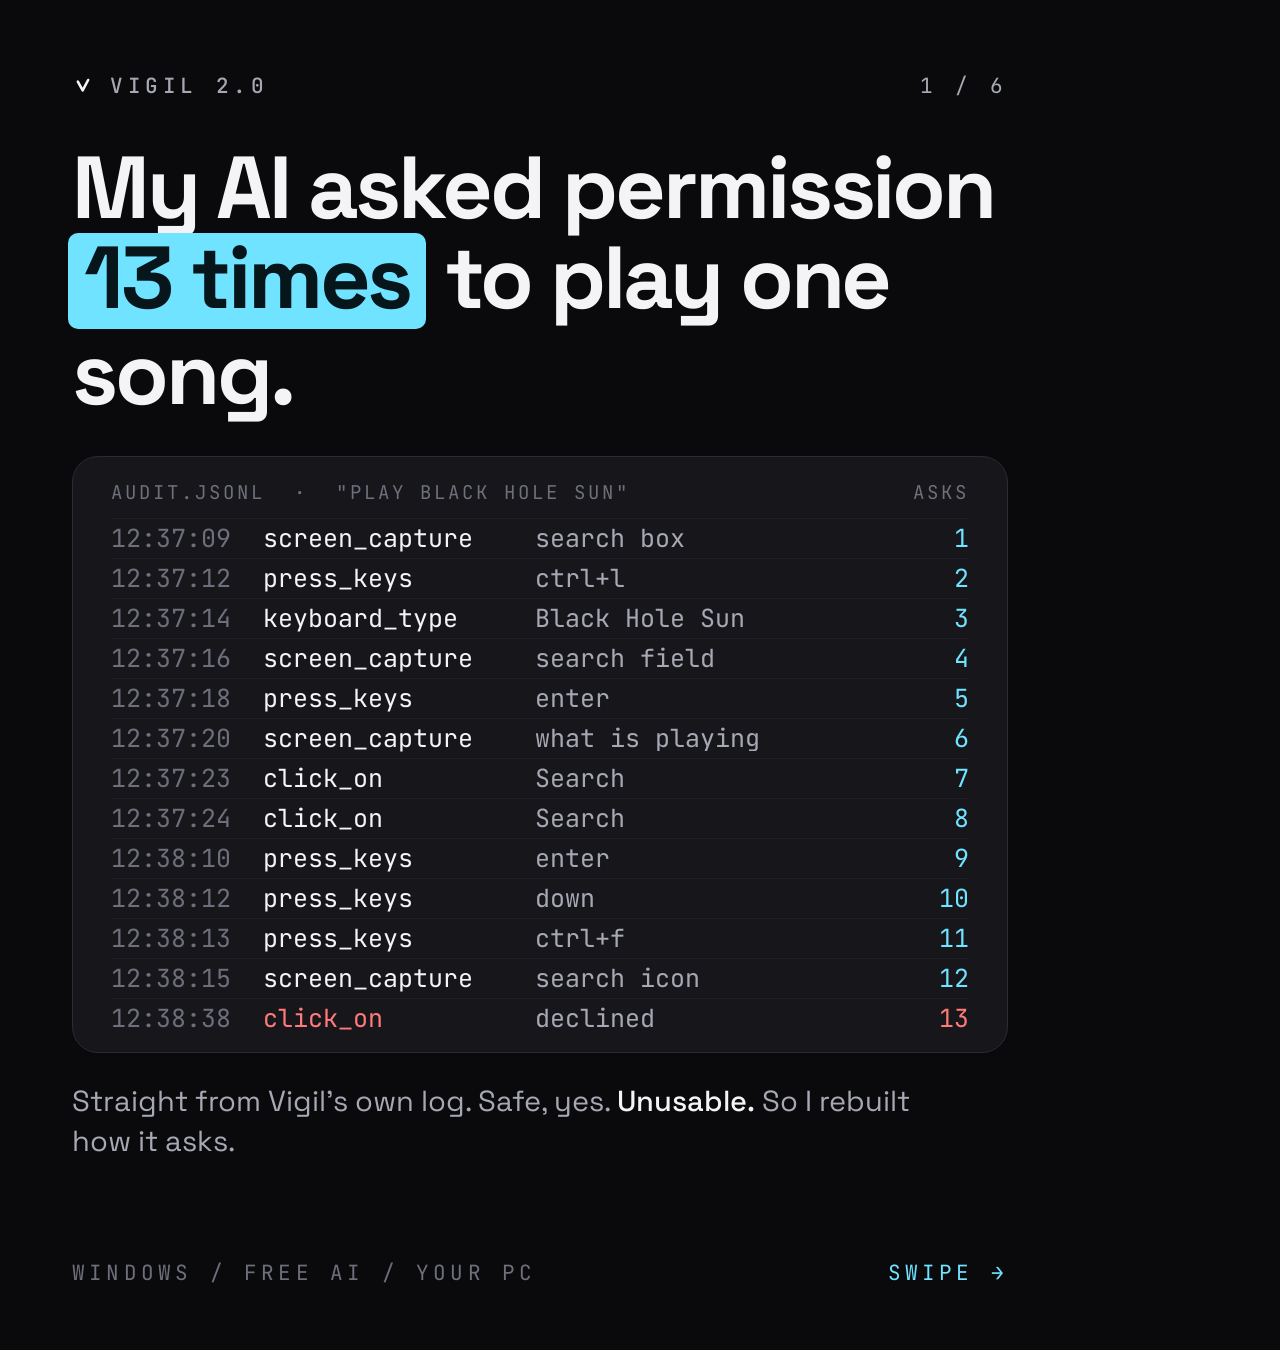
<file: marketing/instagram/v2/slides.html>
<!doctype html>
<html lang="en">
<head>
<meta charset="utf-8">
<title>Vigil 2.0 carousel</title>
<link rel="preconnect" href="https://fonts.googleapis.com">
<link href="https://fonts.googleapis.com/css2?family=Space+Grotesk:wght@400;500;700&family=JetBrains+Mono:wght@400;500;700&display=swap" rel="stylesheet">
<style>
  :root { --bg:#0A0A0C; --ink:#F4F4F6; --dim:#A6A8B3; --faint:#6D6F7B; --cy:#6FE3FF; --card:#16161B; --rim:#2A2B33; --warn:#F2C14E; --bad:#FF7A7A; }
  * { box-sizing:border-box; margin:0; padding:0; }
  html, body { background:var(--bg); }
  .slide { display:none; width:1080px; height:1350px; position:relative; overflow:hidden; background:var(--bg); color:var(--ink);
           font-family:'Space Grotesk',sans-serif; padding:72px; }
  .slide.on { display:block; }
  .mono { font-family:'JetBrains Mono',monospace; }
  .top { display:flex; justify-content:space-between; align-items:center; font-family:'JetBrains Mono',monospace; font-size:21px; letter-spacing:.22em; color:var(--dim); }
  .top b { display:flex; gap:16px; align-items:center; font-weight:500; }
  .top svg { width:22px; height:22px; }
  h1 { font-weight:700; font-size:104px; line-height:1.02; letter-spacing:-.035em; margin-top:58px; }
  #s3 h1 { margin-top:46px; }
  #s3 .sub { margin-top:26px; font-size:31px; }
  #s1 h1 { font-size:88px; margin-top:44px; }
  h1 em { font-style:normal; background:var(--cy); color:#06161B; padding:0 16px 6px; border-radius:10px; display:inline-block; margin-left:-4px; }
  .sub { font-size:34px; line-height:1.36; color:var(--dim); margin-top:34px; max-width:900px; }
  .sub b { color:var(--ink); font-weight:500; }
  .foot { position:absolute; left:72px; right:72px; bottom:64px; display:flex; justify-content:space-between; align-items:center;
          font-family:'JetBrains Mono',monospace; font-size:21px; letter-spacing:.2em; color:var(--faint); text-transform:uppercase; }
  .foot .go { color:var(--cy); }
  .tag { border:1px solid var(--rim); border-radius:999px; padding:12px 26px; color:var(--dim); font-size:20px; letter-spacing:.16em; }
  .tag.c { color:var(--cy); }
  .tags { display:flex; gap:14px; }
  .panel { background:var(--card); border:1px solid var(--rim); border-radius:26px; }

  /* 1: the log */
  .log { margin-top:38px; padding:26px 38px 14px; font-family:'JetBrains Mono',monospace; font-size:25px; line-height:1; }
  .log .head { display:flex; justify-content:space-between; color:var(--faint); font-size:19px; letter-spacing:.16em; margin-bottom:16px; text-transform:uppercase; }
  .row { display:flex; gap:22px; height:40px; align-items:center; border-top:1px solid #1F2027; }
  .row:first-of-type { border-top:0; }
  .row .t { color:var(--faint); width:130px; }
  .row .k { color:var(--ink); width:250px; }
  .row .d { color:var(--dim); flex:1; white-space:nowrap; overflow:hidden; }
  .row .n { color:var(--cy); width:46px; text-align:right; }
  .row.no .k, .row.no .n { color:var(--bad); }

  /* 2: approval */
  .shot { margin-top:56px; border-radius:26px; overflow:hidden; border:1px solid var(--rim); box-shadow:0 40px 90px rgba(0,0,0,.55); }
  .shot img { display:block; width:100%; }
  .ticks { margin-top:46px; display:grid; grid-template-columns:1fr 1fr 1fr; gap:18px; }
  .tick { padding:24px 26px; }
  .tick .k { font-family:'JetBrains Mono',monospace; font-size:19px; letter-spacing:.14em; color:var(--cy); text-transform:uppercase; margin-bottom:10px; }
  .tick .v { font-size:26px; line-height:1.28; color:var(--ink); }

  /* 3: before / after */
  .ba { display:grid; grid-template-columns:1fr 1fr; gap:22px; margin-top:30px; }
  .ba .panel { padding:28px 34px 30px; }
  .ba .lab { font-family:'JetBrains Mono',monospace; font-size:20px; letter-spacing:.16em; text-transform:uppercase; color:var(--faint); }
  .ba .big { font-size:116px; font-weight:700; letter-spacing:-.05em; line-height:1; margin:14px 0 6px; }
  .ba .big small { font-size:48px; color:var(--faint); letter-spacing:-.02em; font-weight:500; }
  .ba .before .big { color:var(--bad); }
  .ba .after .big { color:var(--cy); }
  .ba .what { font-size:26px; line-height:1.3; color:var(--dim); }
  .dots { display:flex; gap:10px; margin-top:26px; }
  .dots i { width:34px; height:34px; border-radius:50%; display:block; }
  .before .dots i { background:#3A1D1F; border:2px solid #6B2C2F; }
  .before .dots i.ok { background:var(--bad); border-color:var(--bad); }
  .after .dots i { background:var(--cy); border:2px solid var(--cy); }
  .err { margin-top:26px; padding:22px 32px; font-family:'JetBrains Mono',monospace; font-size:25px; line-height:1.4; color:var(--bad); border-color:#4A2528; background:#1A1214; }
  .err span { color:var(--faint); display:block; font-size:19px; letter-spacing:.14em; text-transform:uppercase; margin-bottom:10px; }

  /* 4: talk */
  .keys { display:flex; align-items:center; gap:18px; margin-top:54px; }
  .key { font-family:'JetBrains Mono',monospace; font-weight:700; font-size:52px; padding:26px 42px; border-radius:18px; background:#202128; border:1px solid #34353F; border-bottom-width:6px; color:var(--ink); }
  .key.hold { border-color:var(--cy); color:var(--cy); }
  .plus { font-size:40px; color:var(--faint); }
  .keys .hint { font-size:28px; color:var(--dim); margin-left:14px; line-height:1.25; }
  .pillwrap { margin-top:56px; }
  .pillwrap img { width:100%; display:block; border-radius:50px; box-shadow:0 30px 70px rgba(0,0,0,.5); border:1px solid #2c2d35; }
  .says { margin-top:40px; padding:30px 36px; font-size:40px; line-height:1.25; letter-spacing:-.01em; }
  .says span { display:block; font-family:'JetBrains Mono',monospace; font-size:19px; letter-spacing:.16em; color:var(--faint); text-transform:uppercase; margin-bottom:12px; }
  .says .caret { display:inline-block; width:4px; height:40px; background:var(--cy); vertical-align:-6px; margin-left:4px; }
  .duck { margin-top:34px; padding:28px 36px; display:flex; align-items:center; gap:30px; }
  .duck .lab { font-size:26px; color:var(--dim); width:380px; line-height:1.25; }
  .duck .bar { flex:1; height:16px; border-radius:8px; background:#23242B; position:relative; }
  .duck .bar i { position:absolute; left:0; top:0; bottom:0; border-radius:8px; background:linear-gradient(90deg,var(--cy),#8B7BFF); }
  .duck .pct { font-family:'JetBrains Mono',monospace; font-size:26px; color:var(--ink); width:90px; text-align:right; }

  /* 5: work mode */
  .wm { margin-top:54px; padding:40px 44px 42px; border-color:#2F4D56; background:linear-gradient(180deg,#14191C,#121216); box-shadow:0 40px 90px rgba(0,0,0,.5); }
  .wm .l { font-family:'JetBrains Mono',monospace; font-size:21px; letter-spacing:.2em; color:var(--cy); font-weight:700; display:flex; justify-content:space-between; }
  .wm .l span { color:var(--faint); font-weight:400; }
  .wm p { font-size:46px; line-height:1.2; letter-spacing:-.015em; margin-top:22px; }
  .wm p b { color:var(--cy); font-weight:700; }
  .reads { margin-top:34px; display:grid; grid-template-columns:1fr 1fr; gap:18px; }
  .reads .panel { padding:26px 30px; }
  .reads .k { font-family:'JetBrains Mono',monospace; font-size:19px; letter-spacing:.14em; text-transform:uppercase; margin-bottom:12px; }
  .reads .y .k { color:var(--cy); } .reads .n .k { color:var(--bad); }
  .reads li { list-style:none; font-size:27px; line-height:1.5; color:var(--ink); }
  .reads .n li { color:var(--dim); text-decoration:line-through; text-decoration-color:#5a5c68; }

  /* 6: cta */
  .logo { width:190px; height:190px; margin-top:56px; display:block; }
  .steps { margin-top:40px; display:grid; gap:14px; }
  .step { display:flex; align-items:center; gap:26px; padding:24px 32px; font-size:31px; }
  .step b { font-family:'JetBrains Mono',monospace; color:var(--cy); font-size:26px; width:34px; }
  .step small { color:var(--dim); font-size:25px; margin-left:auto; font-family:'JetBrains Mono',monospace; }
  .cta h1 { margin-top:34px; font-size:112px; }
  .dl { margin-top:56px; padding:30px 36px; display:flex; align-items:center; justify-content:space-between; }
  .dl .a { font-size:34px; font-weight:700; } .dl .a small { display:block; font-weight:400; font-size:23px; color:var(--dim); margin-top:6px; }
  .dl .u { font-family:'JetBrains Mono',monospace; font-size:27px; color:var(--cy); }
</style>
</head>
<body>

<!-- 1 ------------------------------------------------------------>
<section class="slide" id="s1">
  <div class="top"><b><svg viewBox="0 0 256 256"><path d="M68 76 L124 178 L188 58" fill="none" stroke="#F4F4F6" stroke-width="30" stroke-linecap="round" stroke-linejoin="round"/></svg>VIGIL 2.0</b><span>1 / 6</span></div>
  <h1>My AI asked permission <em>13 times</em> to play one song.</h1>
  <div class="panel log">
    <div class="head"><span>audit.jsonl &nbsp;·&nbsp; "play Black Hole Sun"</span><span>asks</span></div>
    <div class="row"><span class="t">12:37:09</span><span class="k">screen_capture</span><span class="d">search box</span><span class="n">1</span></div>
    <div class="row"><span class="t">12:37:12</span><span class="k">press_keys</span><span class="d">ctrl+l</span><span class="n">2</span></div>
    <div class="row"><span class="t">12:37:14</span><span class="k">keyboard_type</span><span class="d">Black Hole Sun</span><span class="n">3</span></div>
    <div class="row"><span class="t">12:37:16</span><span class="k">screen_capture</span><span class="d">search field</span><span class="n">4</span></div>
    <div class="row"><span class="t">12:37:18</span><span class="k">press_keys</span><span class="d">enter</span><span class="n">5</span></div>
    <div class="row"><span class="t">12:37:20</span><span class="k">screen_capture</span><span class="d">what is playing</span><span class="n">6</span></div>
    <div class="row"><span class="t">12:37:23</span><span class="k">click_on</span><span class="d">Search</span><span class="n">7</span></div>
    <div class="row"><span class="t">12:37:24</span><span class="k">click_on</span><span class="d">Search</span><span class="n">8</span></div>
    <div class="row"><span class="t">12:38:10</span><span class="k">press_keys</span><span class="d">enter</span><span class="n">9</span></div>
    <div class="row"><span class="t">12:38:12</span><span class="k">press_keys</span><span class="d">down</span><span class="n">10</span></div>
    <div class="row"><span class="t">12:38:13</span><span class="k">press_keys</span><span class="d">ctrl+f</span><span class="n">11</span></div>
    <div class="row"><span class="t">12:38:15</span><span class="k">screen_capture</span><span class="d">search icon</span><span class="n">12</span></div>
    <div class="row no"><span class="t">12:38:38</span><span class="k">click_on</span><span class="d">declined</span><span class="n">13</span></div>
  </div>
  <div class="sub" style="margin-top:28px;font-size:29px">Straight from Vigil's own log. Safe, yes. <b>Unusable.</b> So I rebuilt how it asks.</div>
  <div class="foot"><span>Windows / free AI / your PC</span><span class="go">Swipe →</span></div>
</section>

<!-- 2 ------------------------------------------------------------>
<section class="slide" id="s2">
  <div class="top"><b><svg viewBox="0 0 256 256"><path d="M68 76 L124 178 L188 58" fill="none" stroke="#F4F4F6" stroke-width="30" stroke-linecap="round" stroke-linejoin="round"/></svg>VIGIL 2.0</b><span>2 / 6</span></div>
  <h1>Now it asks <em>once.</em></h1>
  <div class="sub">One approval per task, like Parsec asking before someone takes over your screen.</div>
  <div class="shot"><img src="img/approval.png" alt=""></div>
  <div class="ticks">
    <div class="panel tick"><div class="k">Ends</div><div class="v">when the task does</div></div>
    <div class="panel tick"><div class="k">Revoke</div><div class="v">Esc, from any app</div></div>
    <div class="panel tick"><div class="k">Never</div><div class="v">"always", or by voice</div></div>
  </div>
  <div class="foot"><span>Mouse / keyboard / screen</span><span class="go">Swipe →</span></div>
</section>

<!-- 3 ------------------------------------------------------------>
<section class="slide" id="s3">
  <div class="top"><b><svg viewBox="0 0 256 256"><path d="M68 76 L124 178 L188 58" fill="none" stroke="#F4F4F6" stroke-width="30" stroke-linecap="round" stroke-linejoin="round"/></svg>VIGIL 2.0</b><span>3 / 6</span></div>
  <h1>Then it died after <em>one</em> message.</h1>
  <div class="sub">Every message re-sent the whole chat, folder listings included. One big folder and the free tier refused everything after it.</div>
  <div class="panel err"><span>what Vigil told me</span>"That key has no credit left."</div>
  <div class="ba">
    <div class="panel before"><div class="lab">Before</div><div class="big">1<small> / 6</small></div><div class="what">messages answered</div>
      <div class="dots"><i class="ok"></i><i></i><i></i><i></i><i></i><i></i></div></div>
    <div class="panel after"><div class="lab">After</div><div class="big">6<small> / 6</small></div><div class="what">messages answered</div>
      <div class="dots"><i></i><i></i><i></i><i></i><i></i><i></i></div></div>
  </div>
  <div class="sub" style="font-size:27px;margin-top:26px">The key was fine; the request was too big. Old turns are now kept as question and answer.</div>
  <div class="foot"><span>Same chat, same key, same day</span><span class="go">Swipe →</span></div>
</section>

<!-- 4 ------------------------------------------------------------>
<section class="slide" id="s4">
  <div class="top"><b><svg viewBox="0 0 256 256"><path d="M68 76 L124 178 L188 58" fill="none" stroke="#F4F4F6" stroke-width="30" stroke-linecap="round" stroke-linejoin="round"/></svg>VIGIL 2.0</b><span>4 / 6</span></div>
  <h1>Hold a key. <em>Talk.</em></h1>
  <div class="keys"><div class="key hold">Ctrl</div><div class="plus">+</div><div class="key hold">&lt;</div><div class="hint">hold, speak,<br>let go</div></div>
  <div class="pillwrap"><img src="img/talkpill.png" alt=""></div>
  <div class="panel says"><span>words as you say them</span>Play Madonna, Like a Prayer<i class="caret"></i></div>
  <div class="panel duck"><div class="lab">Your music while you talk</div><div class="bar"><i style="width:16%"></i></div><div class="pct">16%</div></div>
  <div class="sub" style="font-size:29px;margin-top:30px">The mic is closed the rest of the time. Press it while Vigil speaks and it stops.</div>
  <div class="foot"><span>Push to talk / any language</span><span class="go">Swipe →</span></div>
</section>

<!-- 5 ------------------------------------------------------------>
<section class="slide" id="s5">
  <div class="top"><b><svg viewBox="0 0 256 256"><path d="M68 76 L124 178 L188 58" fill="none" stroke="#F4F4F6" stroke-width="30" stroke-linecap="round" stroke-linejoin="round"/></svg>VIGIL 2.0</b><span>5 / 6</span></div>
  <h1>A <em>work mode</em> that interrupts you.</h1>
  <div class="panel wm">
    <div class="l">WORK MODE<span>after 10 minutes</span></div>
    <p><b>19 app switches</b> in 10 minutes. Close Discord and WhatsApp now and give the next 25 minutes to Visual Studio Code only.</p>
  </div>
  <div class="reads">
    <div class="panel y"><div class="k">It reads</div><ul><li>app names</li><li>minutes in each</li><li>switches, breaks</li></ul></div>
    <div class="panel n"><div class="k">It never reads</div><ul><li>your screen</li><li>window titles</li><li>what you type</li></ul></div>
  </div>
  <div class="sub" style="font-size:29px;margin-top:34px">Tell it what you're working on. Every 10, 20 or 30 minutes it says the one thing worth saying. Do Not Disturb silences it.</div>
  <div class="foot"><span>Real output, staged 10-minute stretch</span><span class="go">Swipe →</span></div>
</section>

<!-- 6 ------------------------------------------------------------>
<section class="slide cta" id="s6">
  <div class="top"><b><svg viewBox="0 0 256 256"><path d="M68 76 L124 178 L188 58" fill="none" stroke="#F4F4F6" stroke-width="30" stroke-linecap="round" stroke-linejoin="round"/></svg>VIGIL 2.0</b><span>6 / 6</span></div>
  <svg class="logo" viewBox="0 0 256 256"><defs><linearGradient id="g" x1="0" y1="0" x2="1" y2="1"><stop offset="0" stop-color="#6FB6FF"/><stop offset="1" stop-color="#8B7BFF"/></linearGradient></defs><circle cx="128" cy="128" r="118" fill="#101116" stroke="url(#g)" stroke-width="8"/><circle cx="128" cy="128" r="94" fill="none" stroke="#2E5560" stroke-width="1.5" stroke-dasharray="1 7" stroke-linecap="round"/><path d="M86 94 L124 164 L172 80" fill="none" stroke="#F4F4F6" stroke-width="22" stroke-linecap="round" stroke-linejoin="round"/></svg>
  <h1>Vigil 2.0 is <em>out.</em></h1>
  <div class="sub">One file. No install. Windows 10 and 11. Free AI models, open source, MIT.</div>
  <div class="steps"><div class="panel step"><b>1</b>Download Vigil.exe<small>one file, ~75 MB</small></div><div class="panel step"><b>2</b>Paste a free Groq key<small>console.groq.com</small></div><div class="panel step"><b>3</b>Hold Ctrl+&lt; and talk<small>that's it</small></div></div>
  <div class="foot"><span class="mono" style="color:var(--ink);font-weight:700;letter-spacing:.02em;font-size:30px;text-transform:none">github.com/BofStudios/vigil</span><span>Bof Studios</span></div>
</section>

<script>
  const n = new URLSearchParams(location.search).get('s') || '1';
  document.getElementById('s' + n).classList.add('on');
</script>
</body>
</html>
</file>
